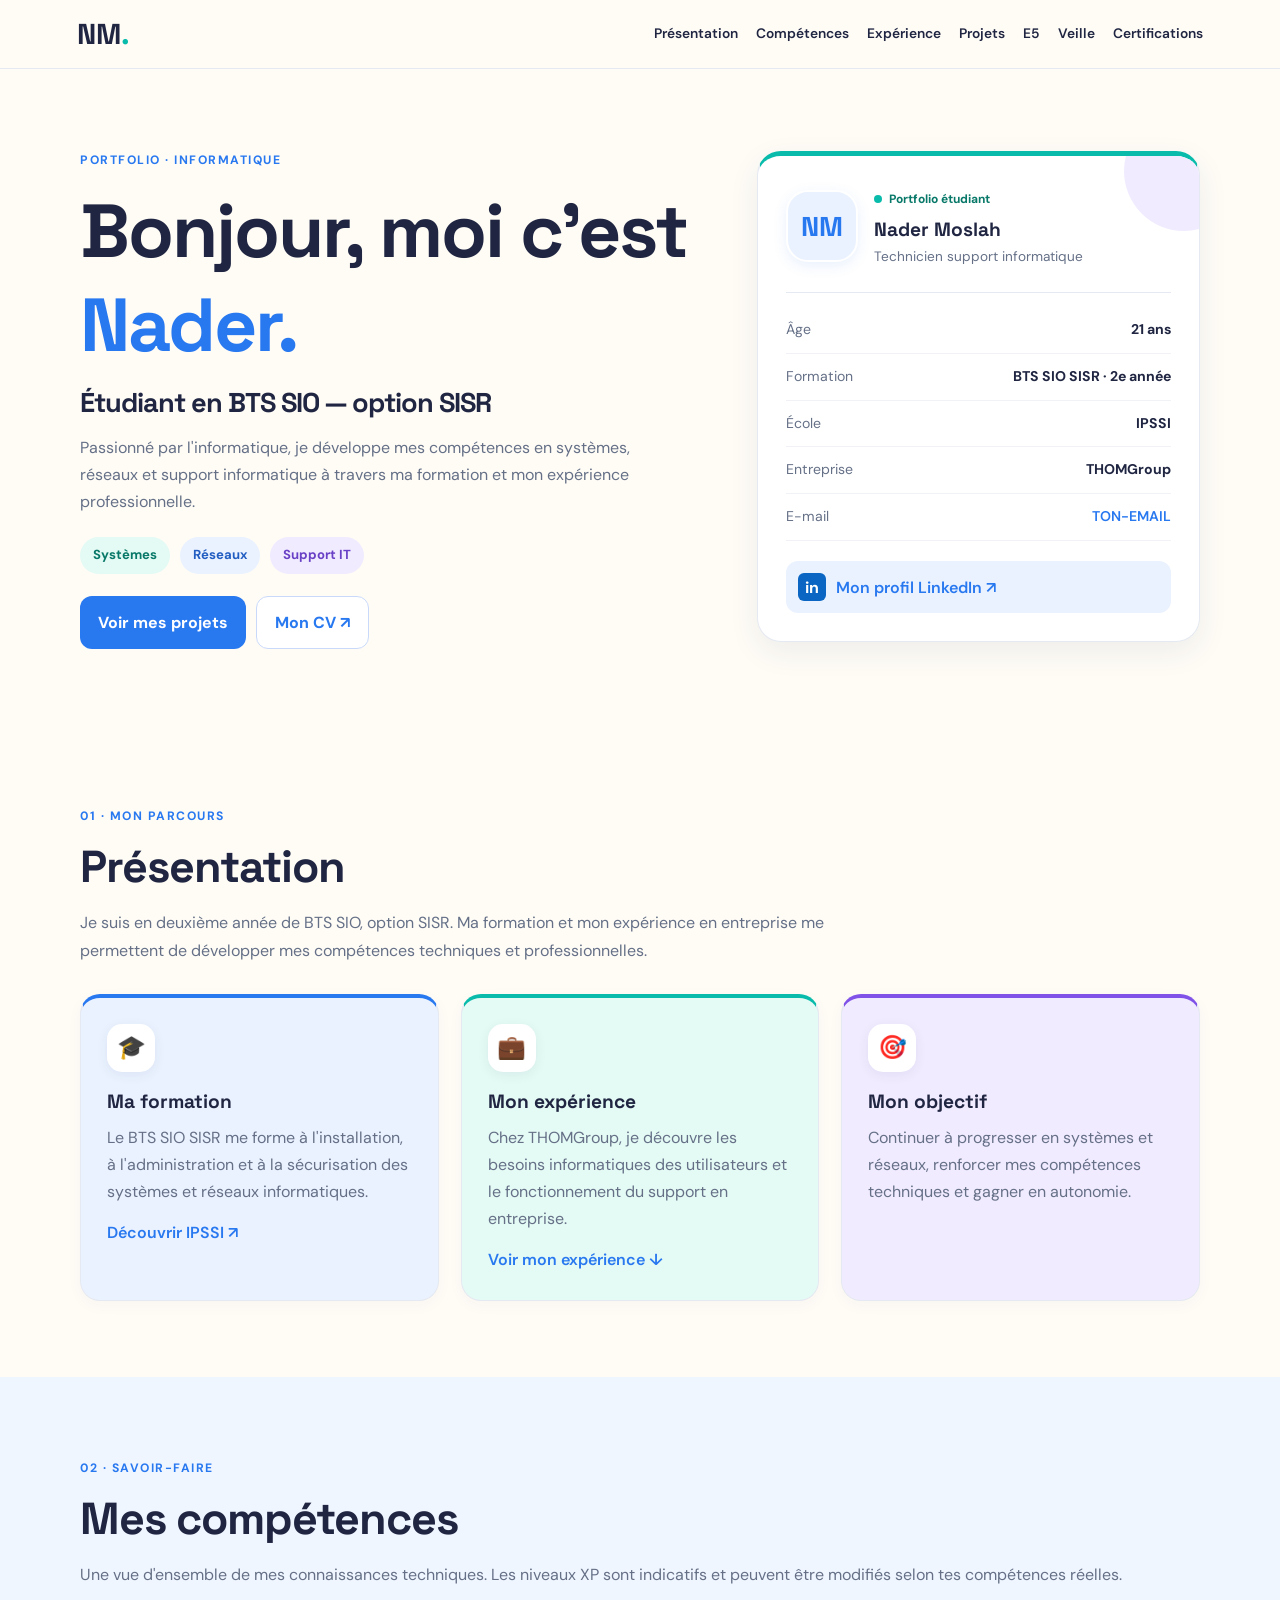
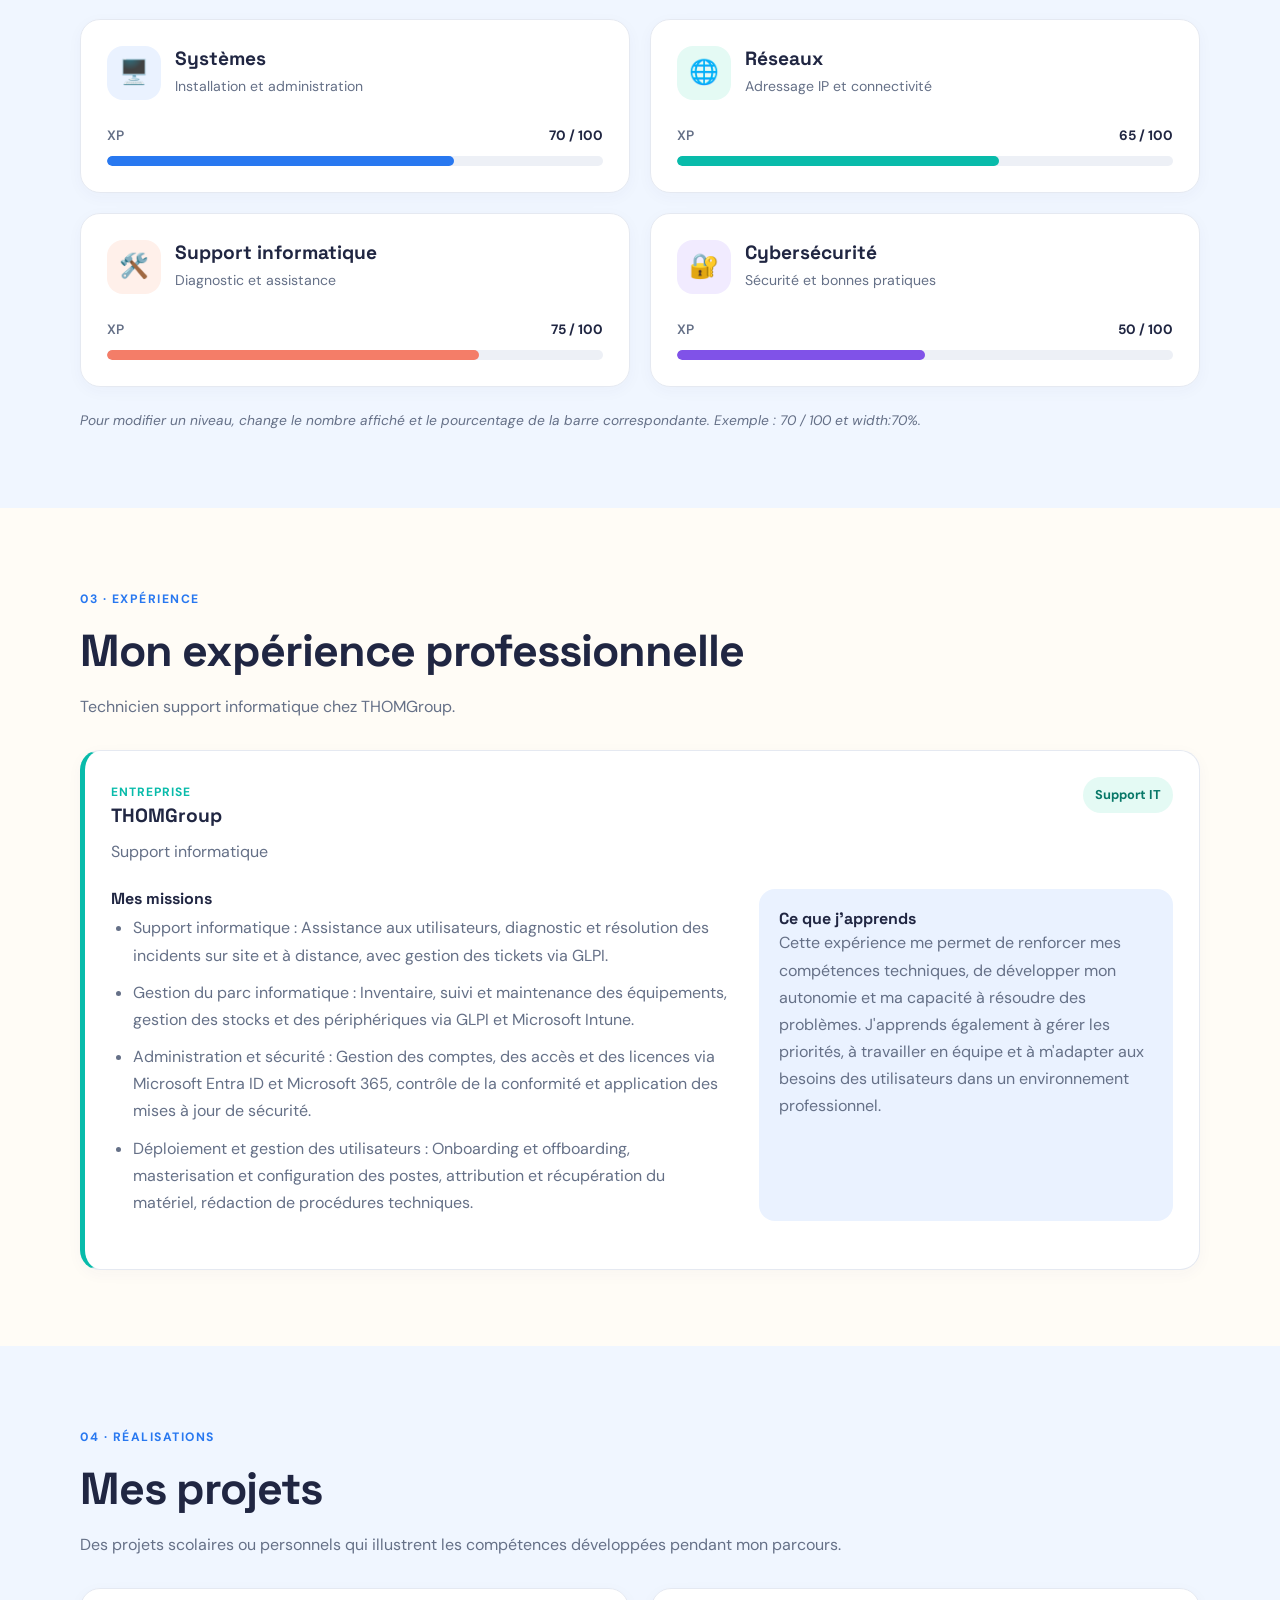
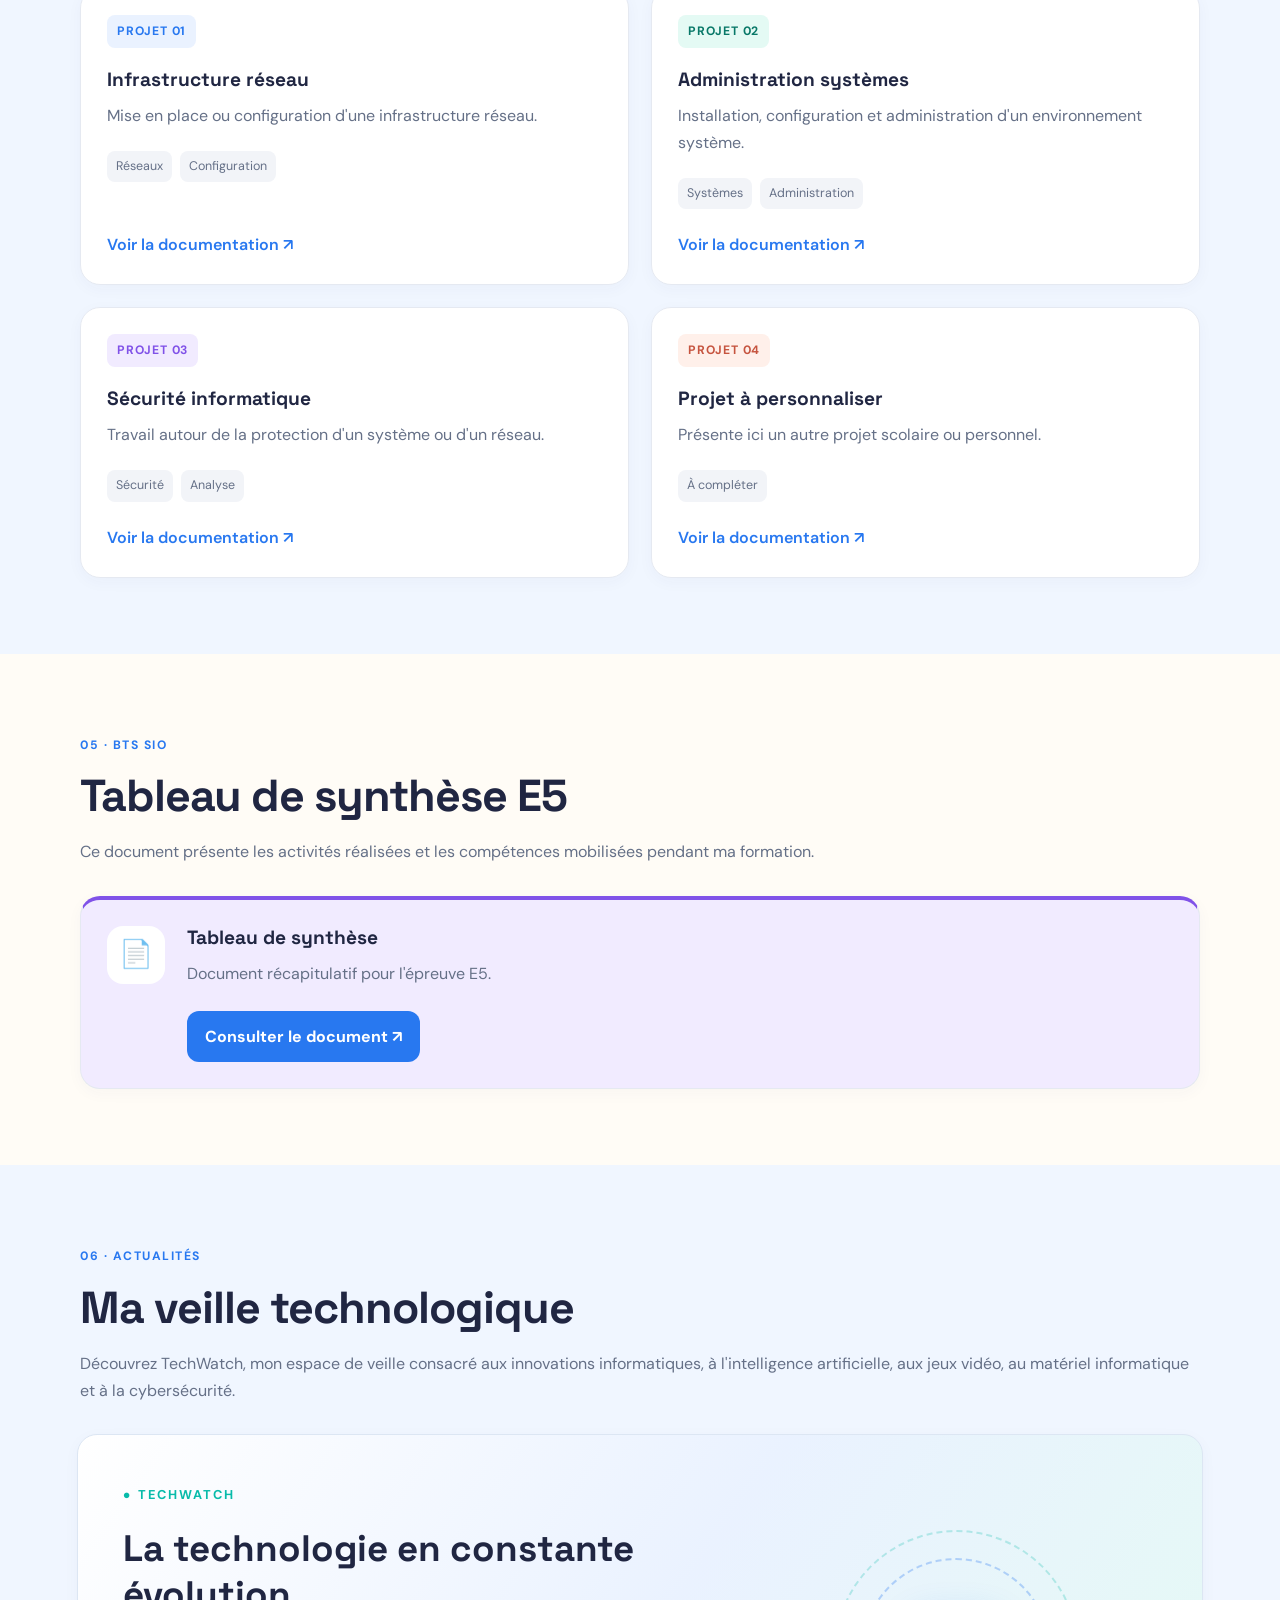
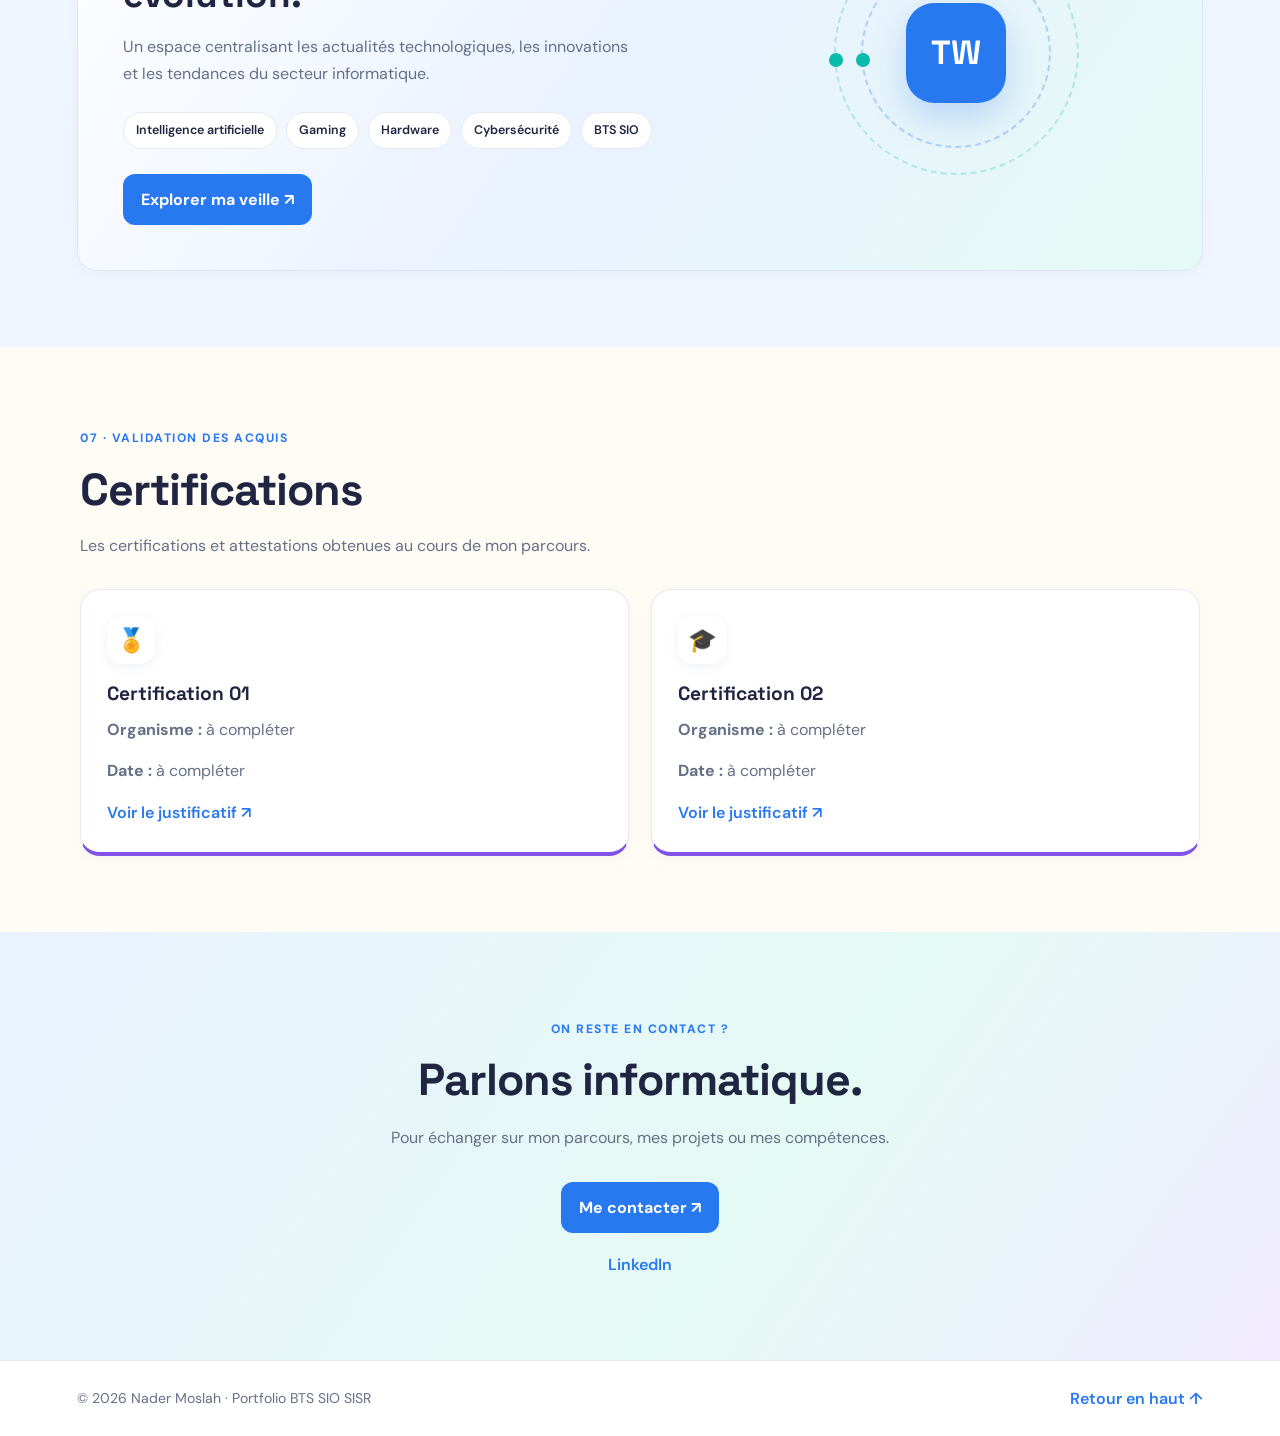
<file: index.html>
<!DOCTYPE html>
<html lang="fr">
<head>
  <meta charset="UTF-8">
  <meta name="viewport" content="width=device-width, initial-scale=1">
  <meta name="description" content="Portfolio de Nader Moslah, étudiant en BTS SIO SISR.">
  <title>Nader Moslah — Portfolio SISR</title>
  <link rel="stylesheet" href="style.css">
</head>

<body>

<header class="topbar">
  <a class="logo" href="#accueil">NM<span>.</span></a>

  <nav aria-label="Navigation principale">
    <a href="#presentation">Présentation</a>
    <a href="#competences">Compétences</a>
    <a href="#experience">Expérience</a>
    <a href="#projets">Projets</a>
    <a href="#e5">E5</a>
    <a href="#veille">Veille</a>
    <a href="#certifications">Certifications</a>
  </nav>
</header>

<main>

  <!-- ACCUEIL ET PROFIL -->
  <section class="hero section" id="accueil">

    <div class="hero-content">
      <span class="eyebrow">PORTFOLIO · INFORMATIQUE</span>
      <h1>Bonjour, moi c’est <span>Nader.</span></h1>
      <h2>Étudiant en BTS SIO — option SISR</h2>

      <p>
        Passionné par l'informatique, je développe mes compétences
        en systèmes, réseaux et support informatique à travers
        ma formation et mon expérience professionnelle.
      </p>

      <div class="tag-list">
        <span>Systèmes</span>
        <span>Réseaux</span>
        <span>Support IT</span>
      </div>

      <div class="actions">
        <a class="button primary" href="#projets">Voir mes projets</a>
        <a class="button secondary" href="documents/cv-nader.pdf">
          Mon CV ↗
        </a>
      </div>
    </div>

    <!-- PROFIL PERSONNEL -->
    <aside class="profile-card">
      <div class="profile-top">
        <div class="avatar">NM</div>
        <div>
          <span class="status"><span class="status-dot"></span> Portfolio étudiant</span>
          <h3>Nader Moslah</h3>
          <p>Technicien support informatique</p>
        </div>
      </div>

      <div class="profile-details">
        <div class="profile-item">
          <span class="profile-label">Âge</span>
          <strong>21 ans</strong>
        </div>
        <div class="profile-item">
          <span class="profile-label">Formation</span>
          <strong>BTS SIO SISR · 2e année</strong>
        </div>
        <div class="profile-item">
          <span class="profile-label">École</span>
          <strong>IPSSI</strong>
        </div>
        <div class="profile-item">
          <span class="profile-label">Entreprise</span>
          <strong>THOMGroup</strong>
        </div>
        <div class="profile-item">
          <span class="profile-label">E-mail</span>
          <a href="mailto:TON-EMAIL">TON-EMAIL</a>
        </div>
      </div>

      <a class="linkedin-link" href="TON-LIEN-LINKEDIN"
         target="_blank" rel="noopener">
        <span>in</span> Mon profil LinkedIn ↗
      </a>
    </aside>

  </section>

  <!-- PRÉSENTATION -->
  <section class="section" id="presentation">
    <div class="section-heading">
      <span class="eyebrow">01 · MON PARCOURS</span>
      <h2>Présentation</h2>
      <p>
        Je suis en deuxième année de BTS SIO, option SISR.
        Ma formation et mon expérience en entreprise me permettent
        de développer mes compétences techniques et professionnelles.
      </p>
    </div>

    <div class="presentation-grid">

      <article class="card presentation-card blue-card">
        <div class="card-icon">🎓</div>
        <h3>Ma formation</h3>
        <p>
          Le BTS SIO SISR me forme à l'installation, à l'administration
          et à la sécurisation des systèmes et réseaux informatiques.
        </p>
        <a href="https://www.ipssi.com/" target="_blank" rel="noopener">
          Découvrir IPSSI ↗
        </a>
      </article>

      <article class="card presentation-card mint-card">
        <div class="card-icon">💼</div>
        <h3>Mon expérience</h3>
        <p>
          Chez THOMGroup, je découvre les besoins informatiques
          des utilisateurs et le fonctionnement du support en entreprise.
        </p>
        <a href="#experience">Voir mon expérience ↓</a>
      </article>

      <article class="card presentation-card purple-card">
        <div class="card-icon">🎯</div>
        <h3>Mon objectif</h3>
        <p>
          Continuer à progresser en systèmes et réseaux, renforcer
          mes compétences techniques et gagner en autonomie.
        </p>
      </article>

    </div>
  </section>

  <!-- COMPÉTENCES AVEC XP MODIFIABLE -->
  <section class="section tinted" id="competences">
    <div class="section-heading">
      <span class="eyebrow">02 · SAVOIR-FAIRE</span>
      <h2>Mes compétences</h2>
      <p>
        Une vue d'ensemble de mes connaissances techniques.
        Les niveaux XP sont indicatifs et peuvent être modifiés
        selon tes compétences réelles.
      </p>
    </div>

    <div class="skills-grid">

      <article class="card skill-card">
        <div class="skill-heading">
          <span class="skill-icon blue-icon">🖥️</span>
          <div>
            <h3>Systèmes</h3>
            <p>Installation et administration</p>
          </div>
        </div>
        <div class="xp-label"><span>XP</span><strong>70 / 100</strong></div>
        <div class="xp-track">
          <div class="xp-fill xp-blue" style="width:70%"></div>
        </div>
      </article>

      <article class="card skill-card">
        <div class="skill-heading">
          <span class="skill-icon mint-icon">🌐</span>
          <div>
            <h3>Réseaux</h3>
            <p>Adressage IP et connectivité</p>
          </div>
        </div>
        <div class="xp-label"><span>XP</span><strong>65 / 100</strong></div>
        <div class="xp-track">
          <div class="xp-fill xp-mint" style="width:65%"></div>
        </div>
      </article>

      <article class="card skill-card">
        <div class="skill-heading">
          <span class="skill-icon coral-icon">🛠️</span>
          <div>
            <h3>Support informatique</h3>
            <p>Diagnostic et assistance</p>
          </div>
        </div>
        <div class="xp-label"><span>XP</span><strong>75 / 100</strong></div>
        <div class="xp-track">
          <div class="xp-fill xp-coral" style="width:75%"></div>
        </div>
      </article>

      <article class="card skill-card">
        <div class="skill-heading">
          <span class="skill-icon purple-icon">🔐</span>
          <div>
            <h3>Cybersécurité</h3>
            <p>Sécurité et bonnes pratiques</p>
          </div>
        </div>
        <div class="xp-label"><span>XP</span><strong>50 / 100</strong></div>
        <div class="xp-track">
          <div class="xp-fill xp-purple" style="width:50%"></div>
        </div>
      </article>

    </div>

    <p class="note">
      Pour modifier un niveau, change le nombre affiché et le pourcentage
      de la barre correspondante. Exemple : 70 / 100 et width:70%.
    </p>
  </section>

  <!-- EXPÉRIENCE PROFESSIONNELLE -->
  <section class="section" id="experience">
    <div class="section-heading">
      <span class="eyebrow">03 · EXPÉRIENCE</span>
      <h2>Mon expérience professionnelle</h2>
      <p>Technicien support informatique chez THOMGroup.</p>
    </div>

    <article class="card experience-card">
      <div class="experience-title">
        <div>
          <span class="mini-label">ENTREPRISE</span>
          <h3>THOMGroup</h3>
          <p>Support informatique</p>
        </div>
        <span class="pill">Support IT</span>
      </div>

      <div class="experience-content">
        <div>
          <h4>Mes missions</h4>
          <ul class="clean-list">
            <li>Support informatique : Assistance aux utilisateurs, diagnostic et résolution des incidents sur site et à distance, avec gestion des tickets via GLPI.</li>
            <li>Gestion du parc informatique : Inventaire, suivi et maintenance des équipements, gestion des stocks et des périphériques via GLPI et Microsoft Intune.</li>
            <li>Administration et sécurité : Gestion des comptes, des accès et des licences via Microsoft Entra ID et Microsoft 365, contrôle de la conformité et application des mises à jour de sécurité.

</li>
            <li>Déploiement et gestion des utilisateurs : Onboarding et offboarding, masterisation et configuration des postes, attribution et récupération du matériel, rédaction de procédures techniques.</li>
          </ul>
        </div>
        <div class="highlight-box">
          <h4>Ce que j'apprends</h4>
          <p>
            Cette expérience me permet de renforcer mes compétences techniques, de développer mon autonomie et ma capacité à résoudre des problèmes. 
          J'apprends également à gérer les priorités, à travailler en équipe et à m'adapter aux besoins des utilisateurs dans un environnement professionnel.
          </p>
        </div>
      </div>

      <p class="note">
      </p>
    </article>
  </section>

  <!-- PROJETS -->
  <section class="section tinted" id="projets">
    <div class="section-heading">
      <span class="eyebrow">04 · RÉALISATIONS</span>
      <h2>Mes projets</h2>
      <p>
        Des projets scolaires ou personnels qui illustrent les compétences
        développées pendant mon parcours.
      </p>
    </div>

    <div class="projects-grid">

      <article class="card project-card">
        <span class="project-number blue-number">PROJET 01</span>
        <h3>Infrastructure réseau</h3>
        <p>Mise en place ou configuration d'une infrastructure réseau.</p>
        <div class="project-meta">
          <span>Réseaux</span><span>Configuration</span>
        </div>
        <a href="projets/projet-01/documentation.pdf">Voir la documentation ↗</a>
      </article>

      <article class="card project-card">
        <span class="project-number mint-number">PROJET 02</span>
        <h3>Administration systèmes</h3>
        <p>Installation, configuration et administration d'un environnement système.</p>
        <div class="project-meta">
          <span>Systèmes</span><span>Administration</span>
        </div>
        <a href="projets/projet-02/documentation.pdf">Voir la documentation ↗</a>
      </article>

      <article class="card project-card">
        <span class="project-number purple-number">PROJET 03</span>
        <h3>Sécurité informatique</h3>
        <p>Travail autour de la protection d'un système ou d'un réseau.</p>
        <div class="project-meta">
          <span>Sécurité</span><span>Analyse</span>
        </div>
        <a href="projets/projet-03/documentation.pdf">Voir la documentation ↗</a>
      </article>

      <article class="card project-card">
        <span class="project-number coral-number">PROJET 04</span>
        <h3>Projet à personnaliser</h3>
        <p>Présente ici un autre projet scolaire ou personnel.</p>
        <div class="project-meta">
          <span>À compléter</span>
        </div>
        <a href="projets/projet-04/documentation.pdf">Voir la documentation ↗</a>
      </article>

    </div>
  </section>

  <!-- TABLEAU E5 -->
  <section class="section" id="e5">
    <div class="section-heading">
      <span class="eyebrow">05 · BTS SIO</span>
      <h2>Tableau de synthèse E5</h2>
      <p>
        Ce document présente les activités réalisées et les compétences
        mobilisées pendant ma formation.
      </p>
    </div>

    <article class="card document-card purple-card">
      <div class="document-icon">📄</div>
      <div class="document-info">
        <h3>Tableau de synthèse</h3>
        <p>Document récapitulatif pour l'épreuve E5.</p>
        <a class="button primary" href="documents/tableau-synthese-e5.pdf">
          Consulter le document ↗
        </a>
      </div>
    </article>
  </section>

<!-- VEILLE TECHNOLOGIQUE -->
<section class="section tinted" id="veille">

  <div class="section-heading">
    <span class="eyebrow">06 · ACTUALITÉS</span>
    <h2>Ma veille technologique</h2>
    <p>
      Découvrez TechWatch, mon espace de veille
      consacré aux innovations informatiques,
      à l'intelligence artificielle, aux jeux vidéo,
      au matériel informatique et à la cybersécurité.
    </p>
  </div>

  <article class="card techwatch-card">

    <div class="techwatch-content">

      <span class="techwatch-label">
        ● TECHWATCH
      </span>

      <h3>La technologie en constante évolution.</h3>

      <p>
        Un espace centralisant les actualités
        technologiques, les innovations et les
        tendances du secteur informatique.
      </p>

      <div class="techwatch-tags">
        <span>Intelligence artificielle</span>
        <span>Gaming</span>
        <span>Hardware</span>
        <span>Cybersécurité</span>
        <span>BTS SIO</span>
      </div>

      <a href="techwatch/" class="button primary">
        Explorer ma veille ↗
      </a>

    </div>

    <div class="techwatch-visual">
      <div class="techwatch-orbit orbit-one"></div>
      <div class="techwatch-orbit orbit-two"></div>
      <div class="techwatch-center">TW</div>
    </div>

  </article>

</section>

  <!-- CERTIFICATIONS -->
  <section class="section" id="certifications">
    <div class="section-heading">
      <span class="eyebrow">07 · VALIDATION DES ACQUIS</span>
      <h2>Certifications</h2>
      <p>Les certifications et attestations obtenues au cours de mon parcours.</p>
    </div>

    <div class="two-columns">
      <article class="card certification-card">
        <div class="card-icon">🏅</div>
        <h3>Certification 01</h3>
        <p><strong>Organisme :</strong> à compléter</p>
        <p><strong>Date :</strong> à compléter</p>
        <a href="certifications/certification-01.pdf">Voir le justificatif ↗</a>
      </article>

      <article class="card certification-card">
        <div class="card-icon">🎓</div>
        <h3>Certification 02</h3>
        <p><strong>Organisme :</strong> à compléter</p>
        <p><strong>Date :</strong> à compléter</p>
        <a href="certifications/certification-02.pdf">Voir le justificatif ↗</a>
      </article>
    </div>
  </section>

  <!-- CONTACT -->
  <section class="contact-section" id="contact">
    <div class="contact-inner">
      <span class="eyebrow">ON RESTE EN CONTACT ?</span>
      <h2>Parlons informatique.</h2>
      <p>
        Pour échanger sur mon parcours, mes projets ou mes compétences.
      </p>
      <a class="button contact-button" href="mailto:TON-EMAIL">
        Me contacter ↗
      </a>
      <a class="contact-link" href="TON-LIEN-LINKEDIN"
         target="_blank" rel="noopener">LinkedIn</a>
    </div>
  </section>

</main>

<footer>
  <p>© 2026 Nader Moslah · Portfolio BTS SIO SISR</p>
  <a href="#accueil">Retour en haut ↑</a>
</footer>

<script>
(() => {

  const reduceMotion = window.matchMedia(
    '(prefers-reduced-motion: reduce)'
  ).matches;

  const navLinks = [
    ...document.querySelectorAll('nav a[href^="#"]')
  ];

  const sections = [
    ...document.querySelectorAll('main section[id]')
  ];

  const revealTargets = [
    ...document.querySelectorAll(
      '.section-heading, ' +
      '.presentation-card, ' +
      '.skill-card, ' +
      '.experience-card, ' +
      '.project-card, ' +
      '.document-card, ' +
      '.two-columns > .card, ' +
      '.certification-card'
    )
  ];

  // ANIMATIONS AU DÉFILEMENT

  if (!reduceMotion && 'IntersectionObserver' in window) {

    revealTargets.forEach((element, index) => {

      element.classList.add('reveal');

      if (element.classList.contains('card')) {
        element.style.setProperty(
          '--reveal-delay',
          `${(index % 3) * 75}ms`
        );
      }

    });

    document.documentElement.classList.add('js-motion');

    const revealObserver = new IntersectionObserver(
      (entries, observer) => {

        entries.forEach(({ target, isIntersecting }) => {

          if (!isIntersecting) return;

          target.classList.add('is-visible');
          observer.unobserve(target);

        });

      },
      {
        threshold: 0.08,
        rootMargin: '0px 0px -25px 0px'
      }
    );

    revealTargets.forEach(element => {
      revealObserver.observe(element);
    });

    // ANIMATION DES BARRES XP

    const skills = document.querySelector('#competences');

    if (skills) {

      const skillsObserver = new IntersectionObserver(
        (entries, observer) => {

          if (!entries[0].isIntersecting) return;

          skills.querySelectorAll('.xp-fill').forEach(bar => {
            bar.classList.add('is-filled');
          });

          observer.disconnect();

        },
        { threshold: 0.18 }
      );

      skillsObserver.observe(skills);
    }

  }

  // PROGRESSION DE LECTURE ET MENU ACTIF

  let scrollScheduled = false;

  const updateScroll = () => {

    const scrollable =
      document.documentElement.scrollHeight - window.innerHeight;

    const progress = scrollable > 0
      ? window.scrollY / scrollable
      : 0;

    document.querySelector('.topbar')?.style.setProperty(
      '--scroll-progress',
      Math.min(1, Math.max(0, progress))
    );

    let current = sections[0]?.id;

    for (const section of sections) {
      if (section.getBoundingClientRect().top <= 170) {
        current = section.id;
      }
    }

    navLinks.forEach(link => {

      const active =
        link.getAttribute('href') === `#${current}`;

      link.classList.toggle('is-active', active);

      if (active) {
        link.setAttribute('aria-current', 'location');
      } else {
        link.removeAttribute('aria-current');
      }

    });

    scrollScheduled = false;
  };

  window.addEventListener('scroll', () => {

    if (scrollScheduled) return;

    scrollScheduled = true;

    window.requestAnimationFrame(updateScroll);

  }, { passive: true });

  window.addEventListener('resize', updateScroll);

  updateScroll();

})();
</script>

</body>
</html>
</file>
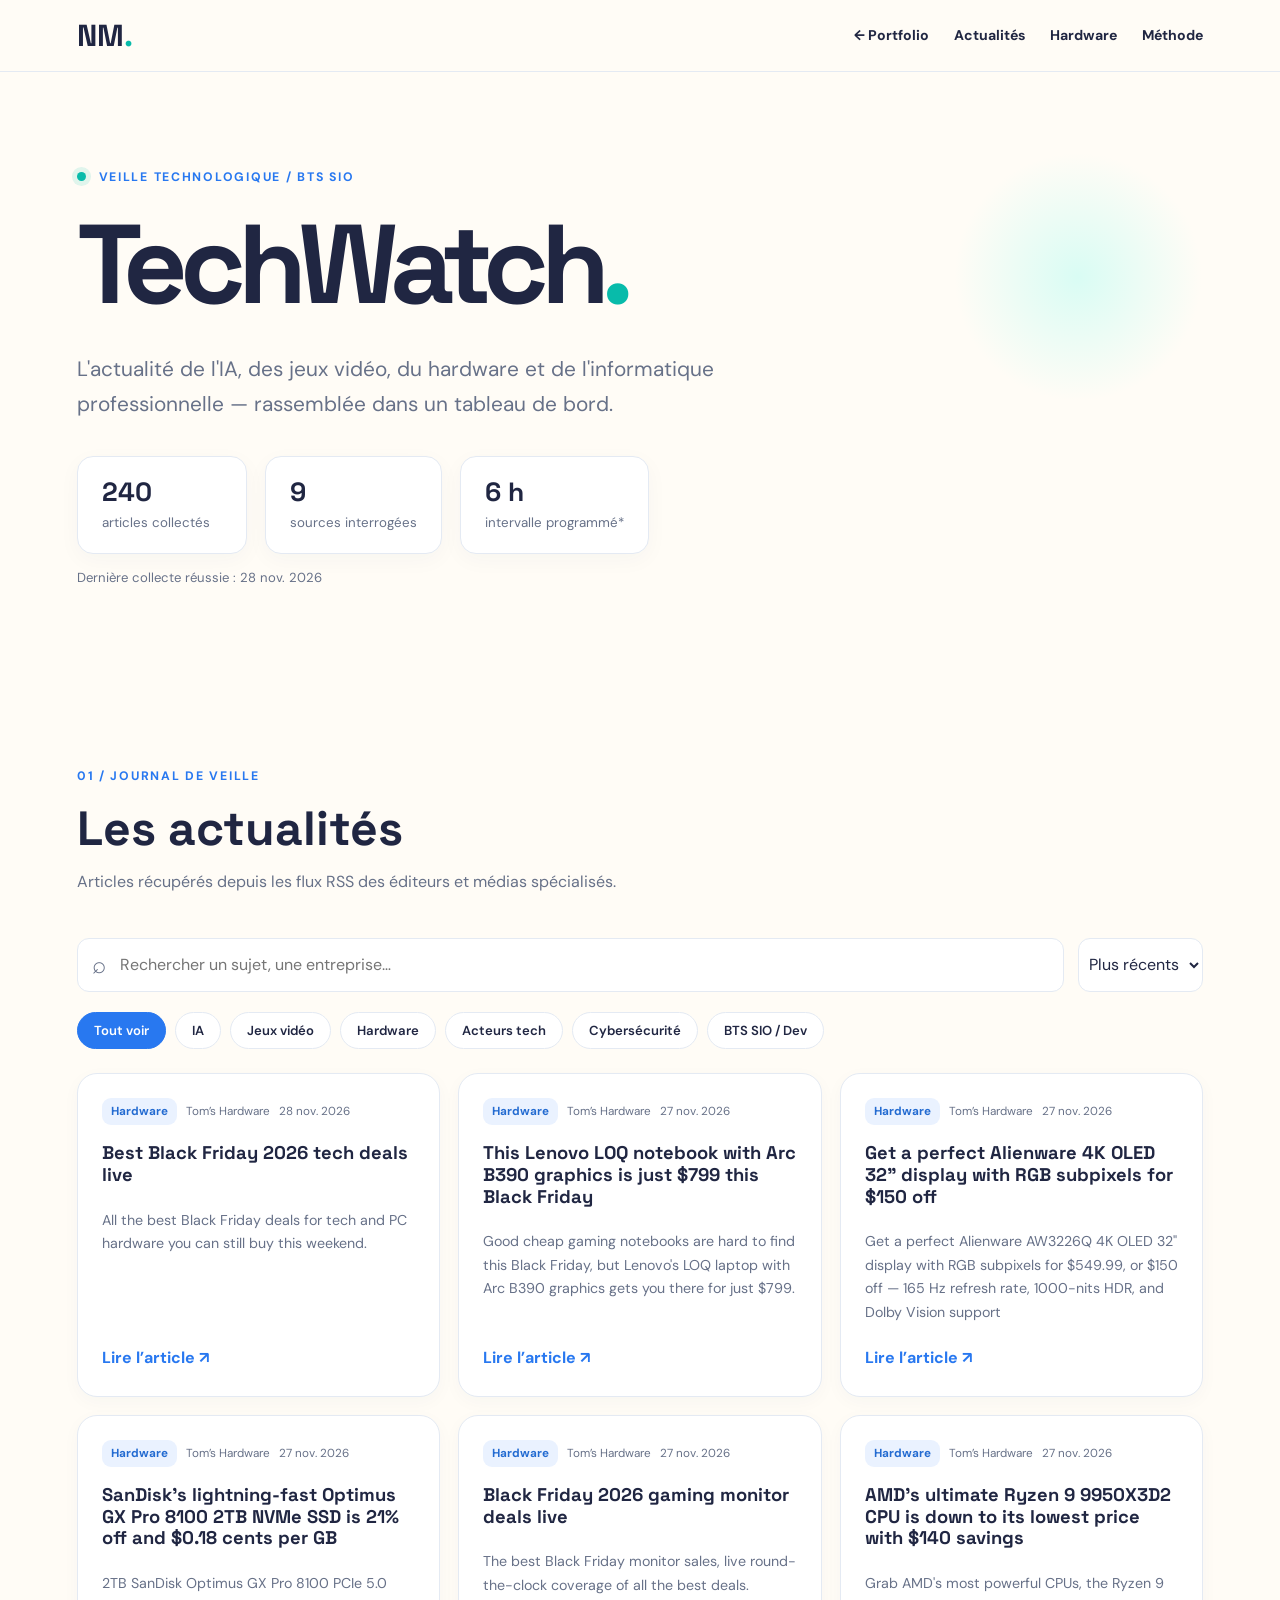
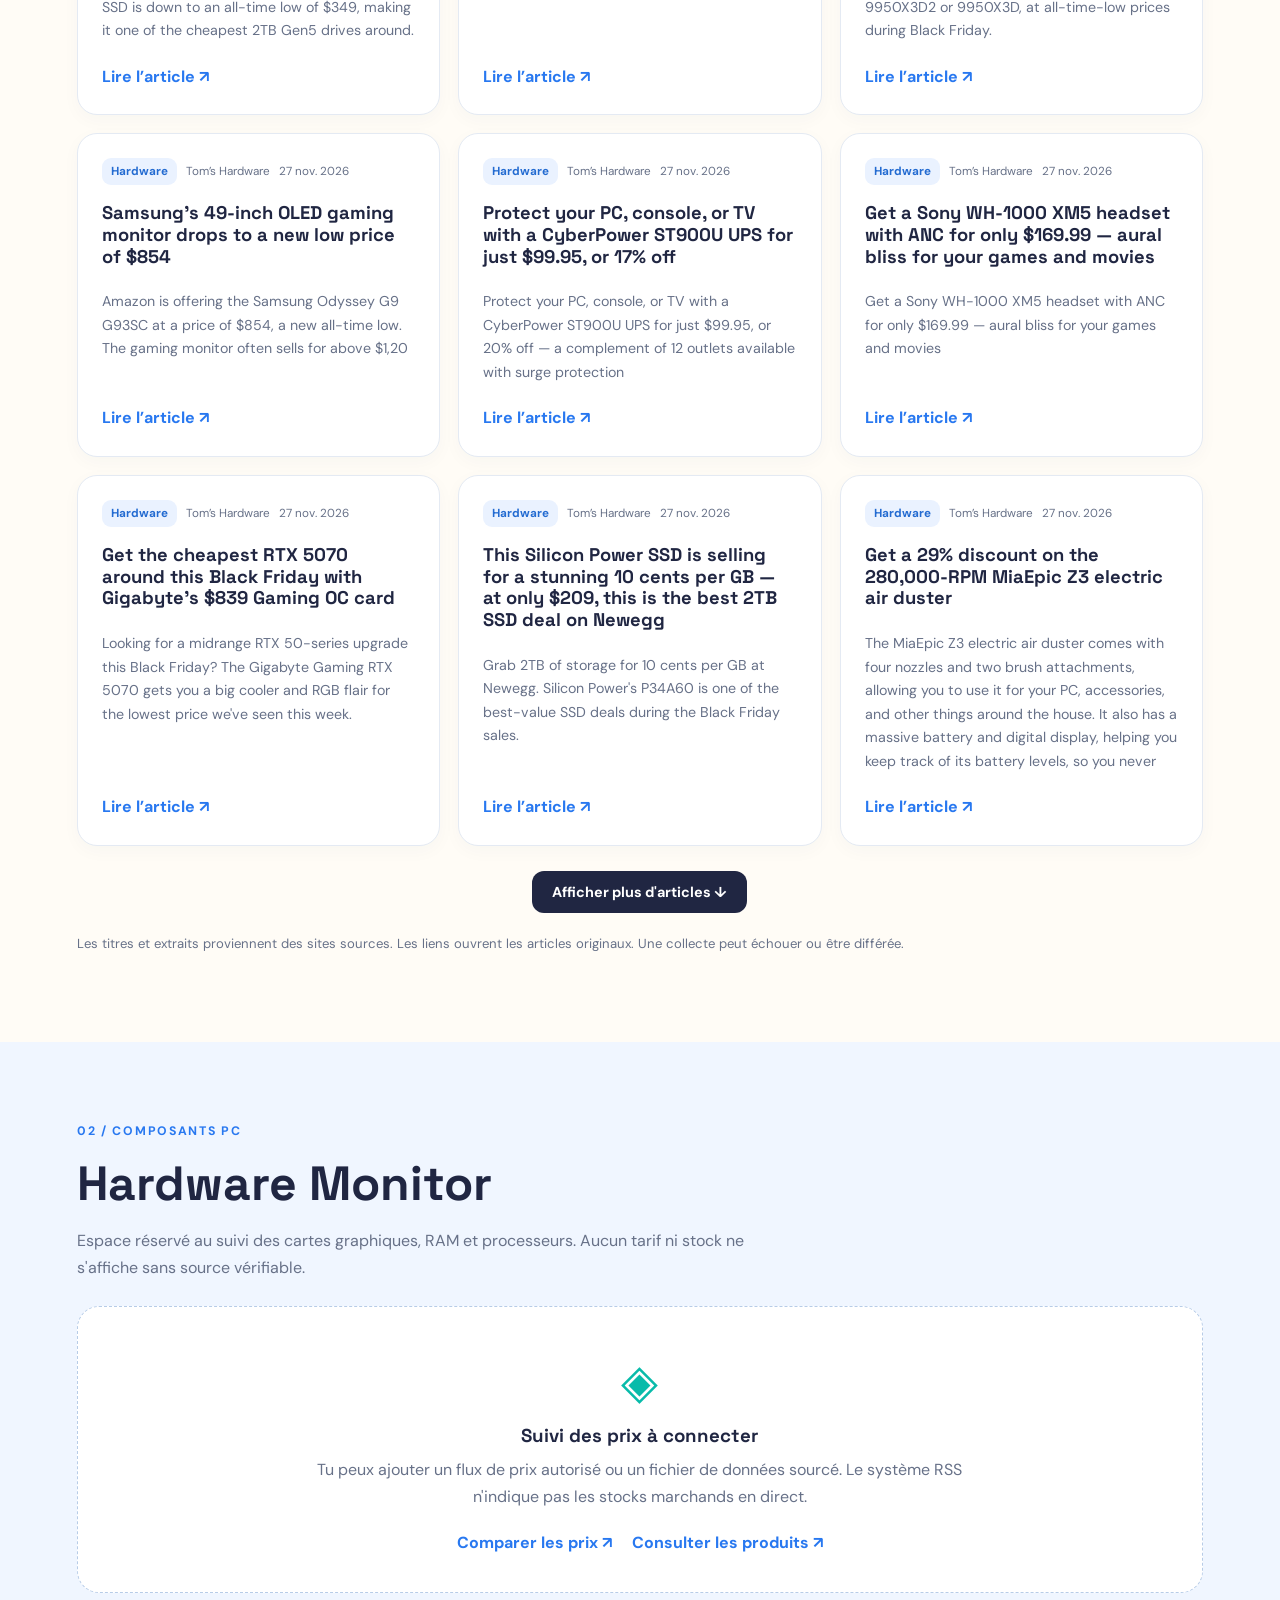
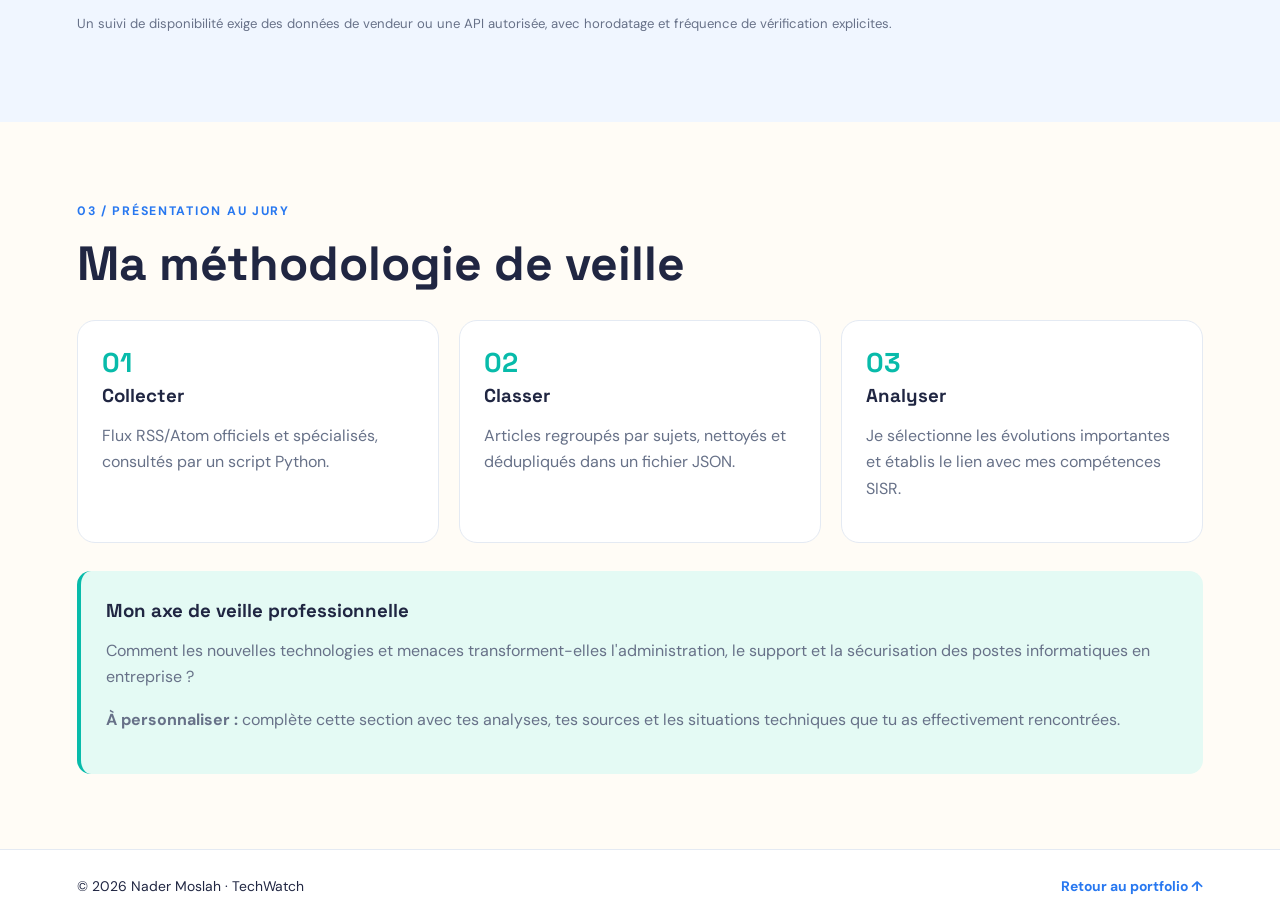
<file: techwatch/index.html>
<!doctype html>
<html lang="fr">
<head>
<meta charset="utf-8"><meta name="viewport" content="width=device-width, initial-scale=1">
<meta name="description" content="TechWatch : veille technologique du portfolio BTS SIO SISR de Nader Moslah.">
<title>TechWatch — Nader Moslah</title>
<link rel="stylesheet" href="techwatch.css">
<script defer src="techwatch.js"></script>
</head>
<body>
<header class="header"><a class="brand" href="../index.html">NM<span>.</span></a><nav><a href="../index.html">← Portfolio</a><a href="#actualites">Actualités</a><a href="#materiel">Hardware</a><a href="#methode">Méthode</a></nav></header>
<main>
<section class="hero wrap"><div class="kicker"><span class="pulse"></span> VEILLE TECHNOLOGIQUE / BTS SIO</div><h1>TechWatch<span>.</span></h1><p class="lead">L'actualité de l'IA, des jeux vidéo, du hardware et de l'informatique professionnelle — rassemblée dans un tableau de bord.</p><div class="stats"><div><strong id="article-count">—</strong><small>articles collectés</small></div><div><strong id="source-count">—</strong><small>sources interrogées</small></div><div><strong>6 h</strong><small>intervalle programmé*</small></div></div><p class="updated" id="updated">Aucune collecte publiée pour le moment.</p></section>
<section class="section wrap" id="actualites"><div class="section-title"><div><span class="kicker">01 / JOURNAL DE VEILLE</span><h2>Les actualités</h2><p>Articles récupérés depuis les flux RSS des éditeurs et médias spécialisés.</p></div></div>
<div class="toolbar"><label class="search"><span>⌕</span><input id="search" type="search" placeholder="Rechercher un sujet, une entreprise…" aria-label="Rechercher des actualités"></label><select id="sort" aria-label="Trier les articles"><option value="new">Plus récents</option><option value="old">Plus anciens</option></select></div>
<div class="filters" id="filters"><button class="active" data-category="Toutes">Tout voir</button><button data-category="IA">IA</button><button data-category="Jeux vidéo">Jeux vidéo</button><button data-category="Hardware">Hardware</button><button data-category="Acteurs tech">Acteurs tech</button><button data-category="Cybersécurité">Cybersécurité</button><button data-category="BTS SIO">BTS SIO / Dev</button></div>
<div class="articles" id="articles" aria-live="polite"><div class="empty">Chargement des actualités…</div></div><div class="more"><button id="more" hidden>Afficher plus d'articles ↓</button></div><p class="source-note">Les titres et extraits proviennent des sites sources. Les liens ouvrent les articles originaux. Une collecte peut échouer ou être différée.</p></section>
<section class="section surface" id="materiel"><div class="wrap"><span class="kicker">02 / COMPOSANTS PC</span><h2>Hardware Monitor</h2><p class="lead-small">Espace réservé au suivi des cartes graphiques, RAM et processeurs. Aucun tarif ni stock ne s'affiche sans source vérifiable.</p><div id="hardware" class="hardware"><div class="hw-empty"><span class="hw-icon">◈</span><h3>Suivi des prix à connecter</h3><p>Tu peux ajouter un flux de prix autorisé ou un fichier de données sourcé. Le système RSS n'indique pas les stocks marchands en direct.</p><div class="links"><a href="https://www.idealo.fr/" target="_blank" rel="noopener noreferrer">Comparer les prix ↗</a><a href="https://www.ldlc.com/" target="_blank" rel="noopener noreferrer">Consulter les produits ↗</a></div></div></div><p class="source-note">Un suivi de disponibilité exige des données de vendeur ou une API autorisée, avec horodatage et fréquence de vérification explicites.</p></div></section>
<section class="section wrap" id="methode"><span class="kicker">03 / PRÉSENTATION AU JURY</span><h2>Ma méthodologie de veille</h2><div class="method-grid"><article><span>01</span><h3>Collecter</h3><p>Flux RSS/Atom officiels et spécialisés, consultés par un script Python.</p></article><article><span>02</span><h3>Classer</h3><p>Articles regroupés par sujets, nettoyés et dédupliqués dans un fichier JSON.</p></article><article><span>03</span><h3>Analyser</h3><p>Je sélectionne les évolutions importantes et établis le lien avec mes compétences SISR.</p></article></div><div class="jury"><h3>Mon axe de veille professionnelle</h3><p>Comment les nouvelles technologies et menaces transforment-elles l'administration, le support et la sécurisation des postes informatiques en entreprise ?</p><p><strong>À personnaliser :</strong> complète cette section avec tes analyses, tes sources et les situations techniques que tu as effectivement rencontrées.</p></div></section>
</main><footer><span>© 2026 Nader Moslah · TechWatch</span><a href="../index.html">Retour au portfolio ↑</a></footer>
</body></html>
</file>
<file: style.css>
@import url('https://fonts.googleapis.com/css2?family=DM+Sans:wght@400;500;600;700&family=Space+Grotesk:wght@400;500;600;700&display=swap');

:root {
  --bg: #FFFCF6;
  --white: #FFFFFF;
  --text: #202642;
  --muted: #657087;
  --blue: #2878F0;
  --turquoise: #08BBAA;
  --purple: #8052E8;
  --coral: #F47D68;
  --yellow: #FFD76B;
  --soft-blue: #EAF2FF;
  --soft-mint: #E4FAF4;
  --soft-purple: #F1EBFF;
  --soft-coral: #FFF0EA;
  --line: #E5E9F1;
  --shadow: 0 10px 30px rgba(44, 61, 104, 0.08);
  --radius: 20px;
}

* {
  box-sizing: border-box;
  margin: 0;
  padding: 0;
}

html {
  scroll-behavior: smooth;
  scroll-padding-top: 90px;
}

body {
  background: var(--bg);
  color: var(--text);
  font-family: 'DM Sans', sans-serif;
  line-height: 1.7;
}

a {
  color: var(--blue);
  text-decoration: none;
  font-weight: 600;
  transition: color 0.2s;
}

a:hover {
  color: var(--purple);
}

h1, h2, h3, h4 {
  font-family: 'Space Grotesk', sans-serif;
  line-height: 1.25;
}

h1 {
  font-size: clamp(2.8rem, 6vw, 4.7rem);
  letter-spacing: -2px;
  margin-bottom: 14px;
}

h1 span {
  color: var(--blue);
}

h2 {
  font-size: clamp(2rem, 4vw, 2.8rem);
  letter-spacing: -1px;
  margin-bottom: 14px;
}

h3 {
  font-size: 1.2rem;
  margin-bottom: 10px;
}

p {
  color: var(--muted);
  margin-bottom: 14px;
}

p:last-child {
  margin-bottom: 0;
}

/* NAVIGATION */

.topbar {
  position: sticky;
  top: 0;
  z-index: 20;
  display: flex;
  align-items: center;
  justify-content: space-between;
  gap: 24px;
  padding: 16px 6%;
  background: rgba(255, 252, 246, 0.96);
  border-bottom: 1px solid var(--line);
  backdrop-filter: blur(12px);
}

.logo {
  flex-shrink: 0;
  color: var(--text);
  font: 700 1.8rem 'Space Grotesk', sans-serif;
}

.logo span {
  color: var(--turquoise);
}

nav {
  display: flex;
  flex-wrap: wrap;
  gap: 10px 18px;
}

nav a {
  color: var(--text);
  font-size: 0.86rem;
}

nav a:hover {
  color: var(--blue);
}

/* SECTIONS */

.section {
  width: min(1120px, 88%);
  margin: auto;
  padding: 76px 0;
}

.section-heading {
  max-width: 760px;
  margin-bottom: 30px;
}

.eyebrow {
  display: inline-block;
  margin-bottom: 13px;
  color: var(--blue);
  font-size: 0.76rem;
  font-weight: 700;
  letter-spacing: 1.5px;
}

/* HERO */

.hero {
  display: grid;
  grid-template-columns: 1.2fr 0.85fr;
  align-items: center;
  gap: 52px;
  min-height: 610px;
}

.hero h2 {
  font-size: clamp(1.3rem, 3vw, 1.7rem);
}

.hero-content > p {
  max-width: 610px;
}

.tag-list,
.actions {
  display: flex;
  flex-wrap: wrap;
  gap: 10px;
  margin-top: 22px;
}

.tag-list span {
  padding: 7px 13px;
  background: var(--soft-mint);
  color: #087868;
  border-radius: 30px;
  font-size: 0.82rem;
  font-weight: 700;
}

.tag-list span:nth-child(2) {
  background: var(--soft-blue);
  color: #225DC2;
}

.tag-list span:nth-child(3) {
  background: var(--soft-purple);
  color: #6941C6;
}

.button {
  display: inline-flex;
  align-items: center;
  justify-content: center;
  padding: 12px 18px;
  border-radius: 12px;
  font-weight: 700;
  transition: transform 0.2s, box-shadow 0.2s;
}

.button:hover {
  transform: translateY(-2px);
  box-shadow: var(--shadow);
}

.primary {
  background: var(--blue);
  color: white;
}

.primary:hover {
  background: #155FCB;
  color: white;
}

.secondary {
  background: white;
  color: var(--blue);
  border: 1px solid #C9D9FA;
}

/* PROFILE */

.profile-card {
  position: relative;
  padding: 28px;
  background: var(--white);
  border: 1px solid var(--line);
  border-top: 5px solid var(--turquoise);
  border-radius: 24px;
  box-shadow: var(--shadow);
  overflow: hidden;
}

.profile-card::after {
  content: "";
  position: absolute;
  top: -45px;
  right: -45px;
  width: 120px;
  height: 120px;
  background: var(--soft-purple);
  border-radius: 50%;
  z-index: 0;
}

.profile-top {
  position: relative;
  z-index: 1;
  display: flex;
  align-items: center;
  gap: 16px;
  margin-bottom: 24px;
}

.avatar {
  display: grid;
  place-items: center;
  flex-shrink: 0;
  width: 72px;
  height: 72px;
  background: var(--soft-blue);
  color: var(--blue);
  border: 2px solid white;
  border-radius: 22px;
  font: 700 1.7rem 'Space Grotesk', sans-serif;
  box-shadow: 0 4px 14px rgba(40, 120, 240, 0.1);
}

.profile-top h3 {
  margin: 6px 0 3px;
}

.profile-top p {
  font-size: 0.85rem;
}

.status {
  color: #087868;
  font-size: 0.75rem;
  font-weight: 700;
}

.status-dot {
  display: inline-block;
  width: 8px;
  height: 8px;
  margin-right: 4px;
  background: var(--turquoise);
  border-radius: 50%;
}

.profile-details {
  border-top: 1px solid var(--line);
  padding-top: 14px;
}

.profile-item {
  display: flex;
  justify-content: space-between;
  align-items: flex-start;
  gap: 14px;
  padding: 11px 0;
  border-bottom: 1px solid #F0F2F6;
  font-size: 0.88rem;
}

.profile-label {
  color: var(--muted);
  flex-shrink: 0;
}

.profile-item strong,
.profile-item a {
  text-align: right;
  overflow-wrap: anywhere;
}

.linkedin-link {
  display: flex;
  align-items: center;
  gap: 10px;
  margin-top: 20px;
  padding: 12px;
  background: var(--soft-blue);
  border-radius: 12px;
}

.linkedin-link span {
  display: grid;
  place-items: center;
  width: 28px;
  height: 28px;
  background: #0A66C2;
  color: white;
  border-radius: 6px;
  font-weight: 700;
}

/* PRESENTATION CARDS */

.presentation-grid,
.two-columns {
  display: grid;
  grid-template-columns: repeat(2, minmax(0, 1fr));
  gap: 22px;
}

.presentation-grid {
  grid-template-columns: repeat(3, minmax(0, 1fr));
}

.card {
  padding: 26px;
  background: var(--white);
  border: 1px solid var(--line);
  border-radius: var(--radius);
  box-shadow: 0 4px 16px rgba(44, 61, 104, 0.035);
  transition: transform 0.2s, box-shadow 0.2s;
}

.card:hover {
  transform: translateY(-4px);
  box-shadow: var(--shadow);
}

.card-icon {
  display: grid;
  place-items: center;
  width: 48px;
  height: 48px;
  margin-bottom: 18px;
  background: white;
  border-radius: 15px;
  font-size: 1.45rem;
  box-shadow: 0 3px 12px rgba(44, 61, 104, 0.07);
}

.blue-card {
  background: var(--soft-blue);
  border-top: 4px solid var(--blue);
}

.mint-card {
  background: var(--soft-mint);
  border-top: 4px solid var(--turquoise);
}

.purple-card {
  background: var(--soft-purple);
  border-top: 4px solid var(--purple);
}

.coral-card {
  background: var(--soft-coral);
  border-top: 4px solid var(--coral);
}

/* SECTION BACKGROUNDS */

.tinted {
  width: 100%;
  padding-right: 6%;
  padding-left: 6%;
  background: #F0F6FF;
}

.tinted > .section-heading,
.tinted > .skills-grid,
.tinted > .projects-grid,
.tinted > .two-columns,
.tinted > .note {
  max-width: 1120px;
  margin-right: auto;
  margin-left: auto;
}

.tinted > .section-heading {
  margin-bottom: 30px;
}

/* SKILLS + XP */

.skills-grid {
  display: grid;
  grid-template-columns: repeat(2, minmax(0, 1fr));
  gap: 20px;
}

.skill-card {
  background: white;
}

.skill-heading {
  display: flex;
  align-items: center;
  gap: 14px;
  margin-bottom: 24px;
}

.skill-heading h3 {
  margin-bottom: 4px;
}

.skill-heading p {
  font-size: 0.88rem;
}

.skill-icon {
  display: grid;
  place-items: center;
  flex-shrink: 0;
  width: 54px;
  height: 54px;
  border-radius: 16px;
  font-size: 1.5rem;
}

.blue-icon {
  background: var(--soft-blue);
}

.mint-icon {
  background: var(--soft-mint);
}

.coral-icon {
  background: var(--soft-coral);
}

.purple-icon {
  background: var(--soft-purple);
}

.xp-label {
  display: flex;
  justify-content: space-between;
  gap: 12px;
  margin-bottom: 9px;
  font-size: 0.85rem;
}

.xp-label span {
  color: var(--muted);
  font-weight: 600;
}

.xp-label strong {
  color: var(--text);
}

.xp-track {
  width: 100%;
  height: 10px;
  background: #EDF0F6;
  border-radius: 20px;
  overflow: hidden;
}

.xp-fill {
  height: 100%;
  border-radius: 20px;
}

.xp-blue {
  background: var(--blue);
}

.xp-mint {
  background: var(--turquoise);
}

.xp-coral {
  background: var(--coral);
}

.xp-purple {
  background: var(--purple);
}

.note {
  margin-top: 22px;
  font-size: 0.86rem;
  font-style: italic;
}

/* EXPERIENCE */

.experience-card {
  border-left: 5px solid var(--turquoise);
}

.experience-title {
  display: flex;
  justify-content: space-between;
  align-items: flex-start;
  flex-wrap: wrap;
  gap: 16px;
  margin-bottom: 24px;
}

.mini-label {
  color: var(--turquoise);
  font-size: 0.75rem;
  font-weight: 700;
  letter-spacing: 1px;
}

.pill {
  padding: 7px 12px;
  background: var(--soft-mint);
  color: #087868;
  border-radius: 30px;
  font-size: 0.8rem;
  font-weight: 700;
}

.experience-content {
  display: grid;
  grid-template-columns: 1.2fr 0.8fr;
  gap: 28px;
}

.clean-list {
  padding-left: 22px;
  color: var(--muted);
}

.clean-list li {
  padding: 5px 0;
}

.highlight-box {
  padding: 20px;
  background: var(--soft-blue);
  border-radius: 16px;
}

/* PROJECTS */

.projects-grid {
  display: grid;
  grid-template-columns: repeat(2, minmax(0, 1fr));
  gap: 22px;
}

.project-card {
  display: flex;
  flex-direction: column;
  align-items: flex-start;
  background: white;
}

.project-number {
  margin-bottom: 20px;
  padding: 6px 10px;
  border-radius: 8px;
  font-size: 0.76rem;
  font-weight: 700;
  letter-spacing: 0.8px;
}

.blue-number {
  background: var(--soft-blue);
  color: var(--blue);
}

.mint-number {
  background: var(--soft-mint);
  color: #087868;
}

.purple-number {
  background: var(--soft-purple);
  color: var(--purple);
}

.coral-number {
  background: var(--soft-coral);
  color: #C6543F;
}

.project-meta {
  display: flex;
  flex-wrap: wrap;
  gap: 8px;
  margin: 8px 0 22px;
}

.project-meta span {
  padding: 5px 9px;
  background: #F2F4F8;
  border-radius: 8px;
  color: var(--muted);
  font-size: 0.78rem;
}

.project-card > a {
  margin-top: auto;
}

/* DOCUMENTS AND CERTIFICATIONS */

.document-card {
  display: flex;
  align-items: flex-start;
  gap: 22px;
}

.document-icon {
  display: grid;
  place-items: center;
  flex-shrink: 0;
  width: 58px;
  height: 58px;
  background: white;
  border-radius: 16px;
  font-size: 1.7rem;
}

.document-info .button {
  margin-top: 10px;
}

.certification-card {
  border-bottom: 4px solid var(--purple);
}

/* CONTACT */

.contact-section {
  padding: 82px 6%;
  background: linear-gradient(125deg, #EAF2FF, #E4FAF4 60%, #F1EBFF);
}

.contact-inner {
  width: min(760px, 100%);
  margin: auto;
  text-align: center;
}

.contact-inner h2 {
  margin-bottom: 16px;
}

.contact-button {
  margin-top: 16px;
  background: var(--blue);
  color: white;
}

.contact-button:hover {
  color: white;
}

.contact-link {
  display: block;
  width: fit-content;
  margin: 18px auto 0;
}

/* FOOTER */

footer {
  display: flex;
  justify-content: space-between;
  align-items: center;
  gap: 16px;
  flex-wrap: wrap;
  padding: 24px 6%;
  background: white;
  border-top: 1px solid var(--line);
}

footer p {
  margin: 0;
  font-size: 0.88rem;
}

/* RESPONSIVE */

@media (max-width: 950px) {
  .hero {
    gap: 28px;
  }

  .presentation-grid {
    grid-template-columns: 1fr 1fr;
  }

  .experience-content {
    grid-template-columns: 1fr;
  }
}

@media (max-width: 720px) {
  .topbar {
    position: relative;
    align-items: flex-start;
    flex-direction: column;
    padding: 16px 6%;
  }

  nav {
    gap: 10px 14px;
  }

  nav a {
    font-size: 0.82rem;
  }

  .hero {
    grid-template-columns: 1fr;
    min-height: auto;
    padding-top: 52px;
  }

  .section {
    padding-top: 56px;
    padding-bottom: 56px;
  }

  .presentation-grid,
  .two-columns,
  .skills-grid,
  .projects-grid {
    grid-template-columns: 1fr;
  }

  .tinted {
    padding-right: 6%;
    padding-left: 6%;
  }

  .document-card {
    flex-direction: column;
  }

  footer {
    flex-direction: column;
    text-align: center;
  }
}

@media (prefers-reduced-motion: reduce) {
  html {
    scroll-behavior: auto;
  }

  *,
  *::before,
  *::after {
    transition: none !important;
  }
}

/* ==========================================
   ANIMATIONS DU PORTFOLIO
   ========================================== */

:root {
  --motion-ease: cubic-bezier(.22, 1, .36, 1);
}

/* BARRE DE PROGRESSION AU SCROLL */

.topbar::after {
  content: "";
  position: absolute;
  left: 0;
  bottom: -1px;
  width: 100%;
  height: 3px;
  background: linear-gradient(
    90deg,
    var(--blue),
    var(--turquoise),
    var(--purple)
  );
  transform: scaleX(var(--scroll-progress, 0));
  transform-origin: left;
  pointer-events: none;
}

/* NAVIGATION ANIMÉE */

nav a {
  position: relative;
  transition: color .25s ease;
}

nav a::after {
  content: "";
  position: absolute;
  left: 0;
  bottom: -5px;
  width: 100%;
  height: 2px;
  background: var(--blue);
  transform: scaleX(0);
  transform-origin: left;
  transition: transform .3s var(--motion-ease);
}

nav a:hover::after,
nav a.is-active::after {
  transform: scaleX(1);
}

nav a.is-active {
  color: var(--blue);
}

/* APPARITION DES SECTIONS AU DÉFILEMENT */

.js-motion .reveal {
  opacity: 0;
  transform: translate3d(0, 26px, 0);
  transition:
    opacity .7s var(--motion-ease),
    transform .7s var(--motion-ease),
    box-shadow .3s ease;
  transition-delay: var(--reveal-delay, 0ms);
}

.js-motion .reveal.is-visible {
  opacity: 1;
  transform: translate3d(0, 0, 0);
}

.js-motion .card.reveal.is-visible:hover {
  transform: translate3d(0, -7px, 0);
}

/* ANIMATION D'ENTRÉE DE L'ACCUEIL */

.js-motion .hero-content > *,
.js-motion .profile-card {
  animation: hero-appear .75s var(--motion-ease) both;
}

.js-motion .hero-content > :nth-child(2) {
  animation-delay: .10s;
}

.js-motion .hero-content > :nth-child(3) {
  animation-delay: .18s;
}

.js-motion .hero-content > :nth-child(4) {
  animation-delay: .25s;
}

.js-motion .hero-content > :nth-child(5) {
  animation-delay: .32s;
}

.js-motion .hero-content > :nth-child(6) {
  animation-delay: .39s;
}

.js-motion .profile-card {
  animation-delay: .3s;
}

@keyframes hero-appear {
  from {
    opacity: 0;
    transform: translateY(20px);
  }

  to {
    opacity: 1;
    transform: translateY(0);
  }
}

/* ANIMATION DE L'AVATAR */

.avatar {
  transition:
    transform .45s var(--motion-ease),
    box-shadow .35s ease;
}

.profile-card:hover .avatar {
  transform: rotate(-6deg) scale(1.06);
  box-shadow: 0 9px 20px rgba(40,120,240,.15);
}

/* POINT DE STATUT PULSANT */

.status-dot {
  animation: status-pulse 2.6s ease-in-out infinite;
}

@keyframes status-pulse {
  0%, 100% {
    box-shadow: 0 0 0 0 rgba(8,187,170,.32);
  }

  50% {
    box-shadow: 0 0 0 6px rgba(8,187,170,0);
  }
}

/* CARTES INTERACTIVES */

.card {
  transition:
    transform .35s var(--motion-ease),
    box-shadow .35s ease,
    border-color .35s ease;
}

.card:hover {
  box-shadow: 0 18px 40px rgba(44,61,104,.13);
}

/* ANIMATION DES ICÔNES */

.card-icon,
.skill-icon,
.document-icon {
  transition: transform .4s var(--motion-ease);
}

.card:hover .card-icon,
.card:hover .skill-icon,
.card:hover .document-icon {
  transform: translateY(-3px) rotate(-5deg) scale(1.08);
}

/* LIGNE ANIMÉE SUR LES PROJETS */

.project-card {
  position: relative;
  overflow: hidden;
}

.project-card::before {
  content: "";
  position: absolute;
  top: 0;
  left: 0;
  right: 0;
  height: 3px;
  background: linear-gradient(
    90deg,
    var(--blue),
    var(--turquoise),
    var(--purple)
  );
  transform: scaleX(0);
  transform-origin: left;
  transition: transform .55s var(--motion-ease);
}

.project-card:hover::before {
  transform: scaleX(1);
}

/* ANIMATION DES LIENS DES CARTES */

.project-card > a,
.presentation-card > a,
.certification-card > a {
  transition:
    color .25s ease,
    letter-spacing .25s ease;
}

.project-card > a:hover,
.presentation-card > a:hover,
.certification-card > a:hover {
  letter-spacing: .3px;
}

/* BARRES DE COMPÉTENCES ANIMÉES */

.js-motion .xp-fill {
  transform: scaleX(0);
  transform-origin: left;
  transition: transform 1.25s var(--motion-ease);
}

.js-motion .xp-fill.is-filled {
  transform: scaleX(1);
}

/* BOUTONS */

.button {
  transition:
    transform .28s var(--motion-ease),
    box-shadow .28s ease,
    background .28s ease;
}

.button:active {
  transform: translateY(0) scale(.97);
}

/* ACCESSIBILITÉ */

a:focus-visible {
  outline: 3px solid var(--turquoise);
  outline-offset: 4px;
}

/* RÉDUCTION DES ANIMATIONS SI DEMANDÉE */

@media (prefers-reduced-motion: reduce) {

  .js-motion .reveal,
  .js-motion .reveal.is-visible,
  .js-motion .xp-fill,
  .js-motion .xp-fill.is-filled {
    opacity: 1 !important;
    transform: none !important;
    transition: none !important;
  }

  .js-motion .hero-content > *,
  .js-motion .profile-card,
  .status-dot {
    animation: none !important;
  }

  .topbar::after,
  nav a::after,
  .project-card::before {
    transition: none !important;
  }
}

/* ===========================
   SECTION TECHWATCH
   =========================== */

.techwatch-card {
  display: grid;
  grid-template-columns: 1.2fr 0.8fr;
  align-items: center;
  gap: 30px;
  padding: 45px;
  background: linear-gradient(
    125deg,
    #ffffff,
    #eaf2ff,
    #e4faf4
  );
  border: 1px solid #dce6f3;
  overflow: hidden;
}

.techwatch-label {
  display: inline-block;
  margin-bottom: 20px;
  color: var(--turquoise);
  font-size: 0.8rem;
  font-weight: 700;
  letter-spacing: 2px;
}

.techwatch-content h3 {
  font-size: clamp(1.5rem, 3vw, 2.3rem);
  margin-bottom: 15px;
}

.techwatch-content p {
  max-width: 510px;
}

.techwatch-tags {
  display: flex;
  flex-wrap: wrap;
  gap: 9px;
  margin: 25px 0;
}

.techwatch-tags span {
  padding: 7px 12px;
  border-radius: 20px;
  background: white;
  color: var(--text);
  font-size: 0.78rem;
  font-weight: 600;
  border: 1px solid var(--line);
}

/* VISUEL ANIMÉ */

.techwatch-visual {
  position: relative;
  display: grid;
  place-items: center;
  min-height: 260px;
  isolation: isolate;
}

.techwatch-center {
  display: grid;
  place-items: center;
  width: 100px;
  height: 100px;
  border-radius: 28px;
  background: var(--blue);
  color: white;
  font-family: 'Space Grotesk', sans-serif;
  font-size: 2.1rem;
  font-weight: 700;
  box-shadow: 0 15px 35px rgba(40, 120, 240, 0.25);
  z-index: 2;
  animation: techwatch-float 4s ease-in-out infinite;
}

.techwatch-orbit {
  position: absolute;
  width: 190px;
  height: 190px;
  border: 2px dashed rgba(40,120,240,.3);
  border-radius: 50%;
  animation: techwatch-rotate 25s linear infinite;
}

.orbit-two {
  width: 245px;
  height: 245px;
  border-color: rgba(8,187,170,.25);
  animation-direction: reverse;
  animation-duration: 35s;
}

.techwatch-orbit::before {
  content: "";
  position: absolute;
  top: 50%;
  left: -7px;
  width: 14px;
  height: 14px;
  border-radius: 50%;
  background: var(--turquoise);
}

@keyframes techwatch-rotate {
  to {
    transform: rotate(360deg);
  }
}

@keyframes techwatch-float {
  0%, 100% {
    transform: translateY(0);
  }
  50% {
    transform: translateY(-10px);
  }
}

/* MOBILE */

@media (max-width: 720px) {
  .techwatch-card {
    grid-template-columns: 1fr;
    padding: 28px;
  }

  .techwatch-visual {
    min-height: 220px;
  }
}

@media (prefers-reduced-motion: reduce) {
  .techwatch-center,
  .techwatch-orbit {
    animation: none;
  }
}
</file>
<file: techwatch/techwatch.css>
@import url('https://fonts.googleapis.com/css2?family=DM+Sans:wght@400;500;600;700&family=Space+Grotesk:wght@400;500;600;700&display=swap');
:root{--ink:#202642;--muted:#677188;--blue:#2878f0;--teal:#08bbaa;--line:#e4eaf3;--bg:#fffcf6}*{box-sizing:border-box}html{scroll-behavior:smooth;scroll-padding-top:90px}body{margin:0;background:var(--bg);color:var(--ink);font:16px/1.65 'DM Sans',sans-serif}a{color:var(--blue);text-decoration:none;font-weight:700}a:hover{color:#8052e8}h1,h2,h3{font-family:'Space Grotesk',sans-serif;line-height:1.18}h1{font-size:clamp(3.8rem,10vw,7rem);letter-spacing:-.075em;margin:12px 0 18px}h1 span,.brand span{color:var(--teal)}h2{font-size:clamp(2rem,5vw,3rem);margin:12px 0}h3{margin:4px 0 10px}p{color:var(--muted)}.wrap{width:min(1130px,88%);margin:auto}.header{position:sticky;top:0;z-index:10;padding:16px 6%;background:#fffcf6ee;backdrop-filter:blur(14px);border-bottom:1px solid var(--line);display:flex;justify-content:space-between;gap:15px;align-items:center}.brand{font:700 1.9rem 'Space Grotesk';color:var(--ink)}nav{display:flex;flex-wrap:wrap;gap:12px 25px}nav a{font-size:.88rem;color:var(--ink)}.hero{padding:95px 0 85px;position:relative}.hero:after{content:'';position:absolute;right:0;top:80px;width:250px;height:250px;border-radius:50%;background:radial-gradient(circle,#d9fcf4 0,transparent 70%);z-index:-1;pointer-events:none}.kicker{text-transform:uppercase;font-size:.77rem;font-weight:700;letter-spacing:.14em;color:var(--blue)}.pulse{display:inline-block;width:9px;height:9px;background:var(--teal);border-radius:50%;margin-right:8px;box-shadow:0 0 0 5px #08bbaa20}.lead{font-size:clamp(1.05rem,2vw,1.3rem);max-width:780px}.stats{display:flex;gap:18px;flex-wrap:wrap;margin:35px 0 12px}.stats>div{background:white;border:1px solid var(--line);padding:18px 24px;min-width:170px;border-radius:16px;box-shadow:0 6px 22px #1a386009}.stats strong{display:block;font:700 1.65rem 'Space Grotesk';color:var(--ink)}.stats small{color:var(--muted)}.updated{font-size:.82rem}.section{padding:75px 0}.section-title{display:flex;justify-content:space-between;align-items:end}.section-title p{margin-top:0}.toolbar{display:flex;gap:14px;margin:26px 0 20px}.search{display:flex;align-items:center;gap:8px;flex:1;border:1px solid var(--line);background:white;border-radius:12px;padding:0 14px}.search span{font-size:1.5rem;color:var(--muted)}input,select{font:inherit;min-width:0;border:0;outline:0;background:transparent;padding:13px 6px;color:var(--ink)}input{width:100%}select{border:1px solid var(--line);border-radius:12px;background:white}.filters{display:flex;flex-wrap:wrap;gap:9px;margin:0 0 24px}.filters button{border:1px solid var(--line);background:white;border-radius:50px;padding:9px 16px;font:600 .82rem 'DM Sans';cursor:pointer;color:var(--ink);transition:.25s}.filters button.active,.filters button:hover{background:var(--blue);border-color:var(--blue);color:white}.articles{display:grid;grid-template-columns:repeat(3,minmax(0,1fr));gap:18px}.article{min-width:0;background:white;border:1px solid var(--line);border-radius:20px;padding:24px;display:flex;flex-direction:column;gap:13px;box-shadow:0 5px 18px #1a386008;transition:transform .28s,box-shadow .28s}.article:hover{transform:translateY(-5px);box-shadow:0 16px 35px #1a38601c}.article .meta{display:flex;flex-wrap:wrap;gap:9px;align-items:center;font-size:.73rem;color:var(--muted)}.chip{padding:4px 9px;border-radius:9px;background:#eaf2ff;color:#236bd1;font-weight:700}.article h3{font-size:1.15rem;overflow-wrap:anywhere}.article p{font-size:.89rem;flex:1;margin:0;overflow-wrap:anywhere}.article a{align-self:flex-start;margin-top:8px}.empty{grid-column:1/-1;border:1px dashed #cad6e6;padding:50px 25px;text-align:center;border-radius:18px;background:white;color:var(--muted)}.more{text-align:center;margin-top:25px}.more button{padding:12px 20px;background:var(--ink);border:0;border-radius:12px;color:white;font:700 .9rem 'DM Sans';cursor:pointer}.source-note{font-size:.82rem;margin-top:20px}.surface{background:#f0f6ff}.lead-small{max-width:700px}.hardware{margin-top:25px}.hw-empty{border:1px dashed #b7cce7;background:white;border-radius:22px;padding:35px;text-align:center}.hw-empty p{max-width:650px;margin:0 auto 20px}.hw-icon{display:block;color:var(--teal);font-size:3rem}.links{display:flex;justify-content:center;flex-wrap:wrap;gap:20px}.hardware-grid{display:grid;grid-template-columns:repeat(3,minmax(0,1fr));gap:18px}.hardware-item{background:white;padding:22px;border:1px solid var(--line);border-radius:18px}.hardware-item strong{font-size:1.4rem}.hardware-item small{display:block;color:var(--muted)}.method-grid{display:grid;grid-template-columns:repeat(3,1fr);gap:20px;margin:28px 0}.method-grid article{background:white;border:1px solid var(--line);border-radius:18px;padding:24px}.method-grid span{font:700 1.7rem 'Space Grotesk';color:var(--teal)}.jury{padding:25px;border-left:4px solid var(--teal);background:#e4faf4;border-radius:14px}footer{display:flex;justify-content:space-between;gap:15px;flex-wrap:wrap;background:white;border-top:1px solid var(--line);padding:25px 6%;font-size:.87rem}button:focus-visible,a:focus-visible,input:focus-visible,select:focus-visible{outline:3px solid var(--teal);outline-offset:3px}@media(max-width:850px){.articles{grid-template-columns:repeat(2,minmax(0,1fr))}.hardware-grid{grid-template-columns:1fr 1fr}}@media(max-width:650px){.header{align-items:flex-start;flex-direction:column}.hero{padding:65px 0}.section{padding:55px 0}.articles,.method-grid,.hardware-grid{grid-template-columns:1fr}.toolbar{flex-direction:column}.stats>div{flex:1;min-width:130px}}@media(prefers-reduced-motion:reduce){*,*:before,*:after{animation:none!important;transition:none!important;scroll-behavior:auto!important}}
</file>
